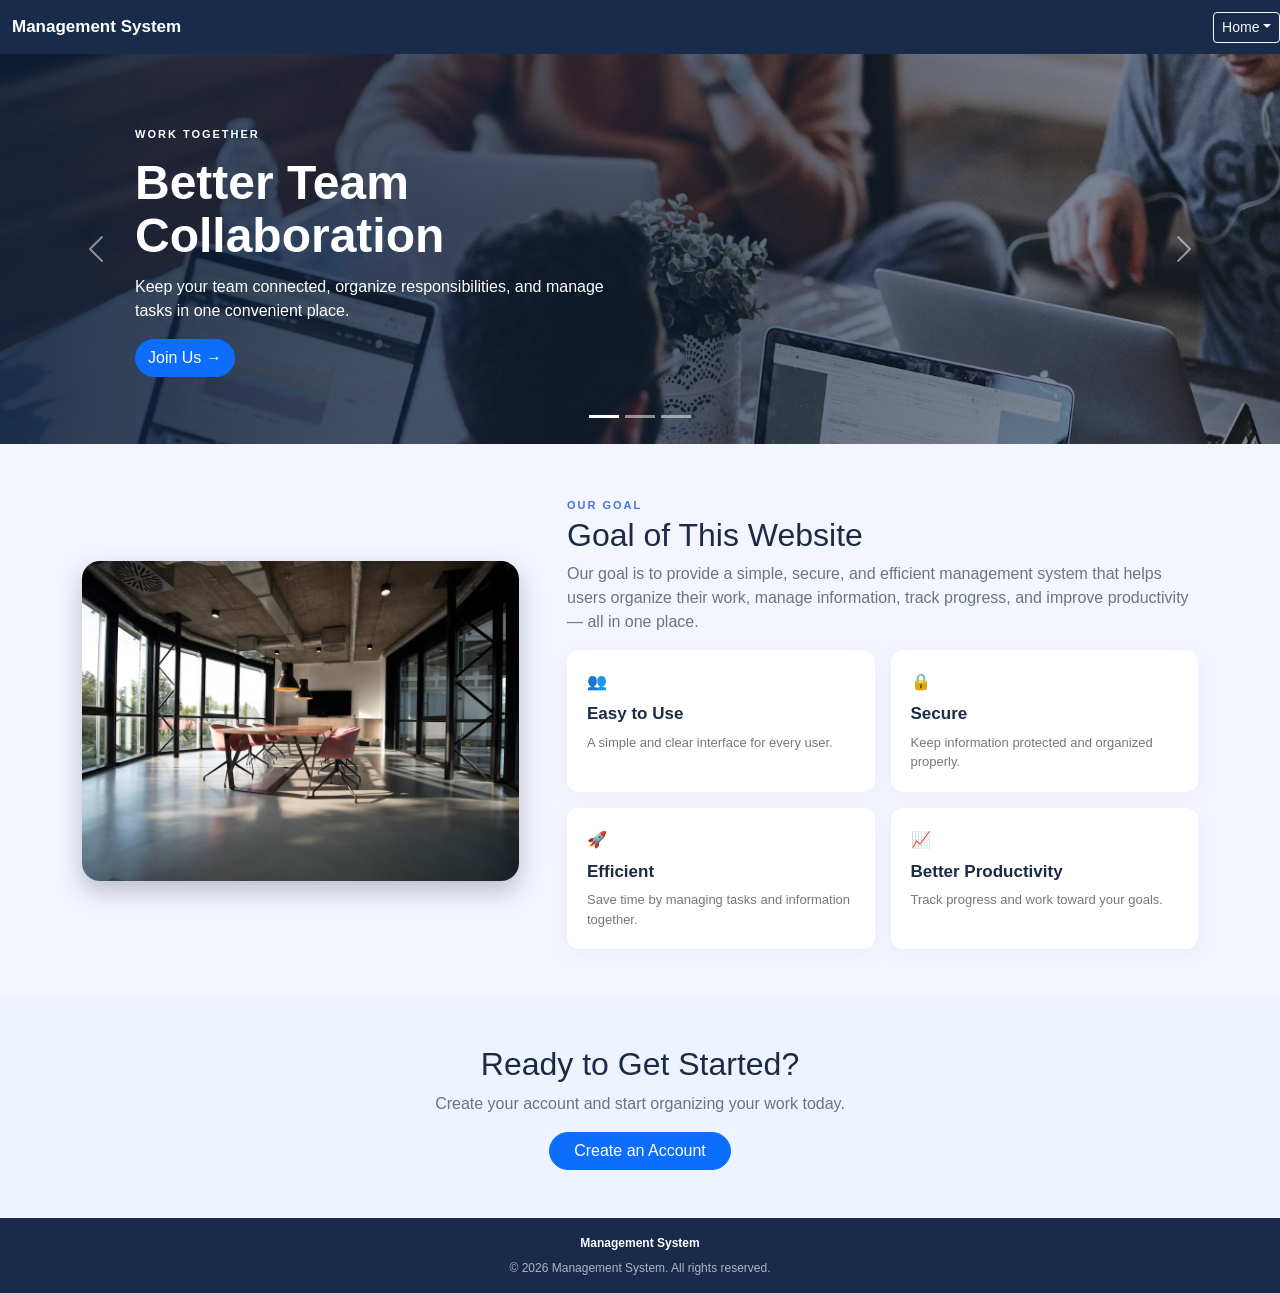
<file: WEB_Task2/index.html>
<!DOCTYPE html>
<html lang="en">
<head>
    <meta charset="UTF-8">
    <meta name="viewport" content="width=device-width, initial-scale=1.0">

    <title>Management System</title>
    <link rel="stylesheet" href="bootstrap-5.3.8-dist/css/bootstrap.min.css">
    <link rel="stylesheet" href="style.css">
</head>
<body>
<nav class="navbar navbar-expand-lg navbar-dark site-nav">
    <div class="container">
        <a class="navbar-brand fw-bold" href="index.html">Management System</a>
        <button class="navbar-toggler" data-bs-toggle="collapse" data-bs-target="#nav"><span
                class="navbar-toggler-icon"></span></button>
    </div>
    <div class="collapse navbar-collapse justify-content-end" id="nav">
        <div class="dropdown">
            <button class="btn btn-sm btn-outline-light dropdown-toggle" data-bs-toggle="dropdown">Home</button>
            <ul class="dropdown-menu dropdown-menu-end">
                <li><a class="dropdown-item" href="login.html">Login</a></li>
                <li><a class="dropdown-item" href="signup.html">Sign Up</a></li>
                <li><a class="dropdown-item" href="courses.html">Courses</a></li>
            </ul>
        </div>
    </div>

</nav>
<div id="hero" class="carousel slide" data-bs-ride="carousel">
    <div class="carousel-indicators">
        <button data-bs-target="#hero" data-bs-slide-to="0" class="active" aria-label="Slide 1"></button>
        <button data-bs-target="#hero" data-bs-slide-to="1" aria-label="Slide 2"></button>
        <button data-bs-target="#hero" data-bs-slide-to="2" aria-label="Slide 3"></button>
    </div>
    <div class="carousel-inner">
        <div class="carousel-item active">
            <div class="hero" style="background-image:url('images/photo-1521737711867-e3b97375f902.avif')">
                <div class="container hero-content"><small>WORK TOGETHER</small>
                    <h1>Better Team<br>Collaboration</h1>
                    <p>Keep your team connected, organize responsibilities, and manage tasks in one convenient
                        place.</p><a class="btn btn-primary rounded-pill" href="signup.html">Join Us →</a></div>
            </div>
        </div>
        <div class="carousel-item">
            <div class="hero" style="background-image:url('images/photo-1454165804606-c3d57bc86b40.avif')">
                <div class="container hero-content"><small>WORK SMARTER</small>
                    <h1>Achieve Your Goals</h1>
                    <p>Track progress, manage information, and improve productivity with a clear and organized
                        workflow.</p><a class="btn btn-primary rounded-pill" href="login.html">Login Now →</a></div>
            </div>
        </div>
        <div class="carousel-item">
            <div class="hero" style="background-image:url('images/photo-1497366754035-f200968a6e72.avif')">
                <div class="container hero-content"><small>STAY ORGANIZED</small>
                    <h1>Manage With Ease</h1>
                    <p>Bring your work and ideas together in one place.</p><a class="btn btn-primary rounded-pill"
                                                                              href="courses.html">Explore →</a></div>
            </div>
        </div>
    </div>
    <button class="carousel-control-prev" data-bs-target="#hero" data-bs-slide="prev"><span
            class="carousel-control-prev-icon"></span></button>
    <button class="carousel-control-next" data-bs-target="#hero" data-bs-slide="next"><span
            class="carousel-control-next-icon"></span></button>
</div>
<main>
    <section class="container py-5">
        <div class="row g-5 align-items-center">
            <div class="col-lg-5"><img class="img-fluid goal-image" src="images/photo-1497366811353-6870744d04b2.avif"
                                       alt="Modern meeting room"></div>
            <div class="col-lg-7"><span class="eyebrow">OUR GOAL</span>
                <h2>Goal of This Website</h2>
                <p class="text-secondary">Our goal is to provide a simple, secure, and efficient management system that
                    helps users organize their work, manage information, track progress, and improve productivity — all
                    in one place.</p>
                <div class="row g-3">
                    <div class="col-sm-6">
                        <div class="feature"><span>👥</span>
                            <h3>Easy to Use</h3>
                            <p>A simple and clear interface for every user.</p></div>
                    </div>
                    <div class="col-sm-6">
                        <div class="feature"><span>🔒</span>
                            <h3>Secure</h3>
                            <p>Keep information protected and organized properly.</p></div>
                    </div>
                    <div class="col-sm-6">
                        <div class="feature"><span>🚀</span>
                            <h3>Efficient</h3>
                            <p>Save time by managing tasks and information together.</p></div>
                    </div>
                    <div class="col-sm-6">
                        <div class="feature"><span>📈</span>
                            <h3>Better Productivity</h3>
                            <p>Track progress and work toward your goals.</p></div>
                    </div>
                </div>
            </div>
        </div>
    </section>
    <section class="cta text-center py-5">
        <div class="container"><h2>Ready to Get Started?</h2>
            <p class="text-secondary">Create your account and start organizing your work today.</p><a
                    class="btn btn-primary rounded-pill px-4" href="signup.html">Create an Account</a></div>
    </section>
</main>
<footer class="site-footer text-center py-3"><strong>Management System</strong>
    <div>&copy; 2026 Management System. All rights reserved.</div>
</footer>

<script src="bootstrap-5.3.8-dist/js/bootstrap.bundle.js"></script>
</body>
</html>
</file>
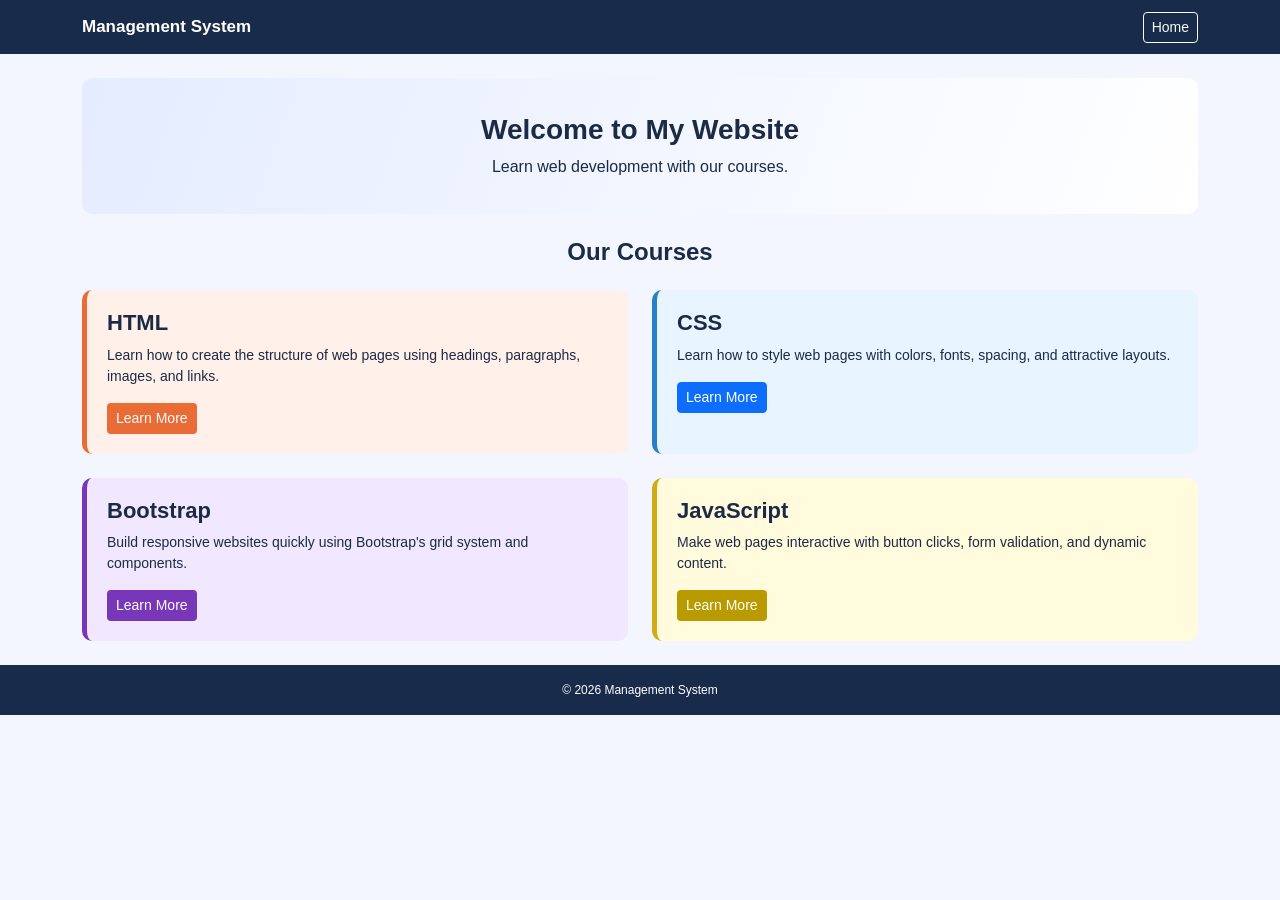
<file: WEB_Task2/courses.html>
<!DOCTYPE html>
<html lang="en">
<head>
    <meta charset="UTF-8">
    <meta name="viewport" content="width=device-width, initial-scale=1.0">

    <title>Course - Management System</title>
    <link rel="stylesheet" href="bootstrap-5.3.8-dist/css/bootstrap.css">
    <link rel="stylesheet" href="style.css">
</head>
<body>
<nav class="navbar navbar-dark site-nav">
    <div class="container"><a class="navbar-brand fw-bold" href="index.html">Management System</a><a
            class="btn btn-outline-light btn-sm" href="index.html">Home</a></div>
</nav>
<main class="container py-4">
    <header class="course-intro text-center mb-4"><h1 class="h3 fw-bold">Welcome to My Website</h1>
        <p class="mb-0">Learn web development with our courses.</p></header>
    <h2 class="h4 text-center fw-bold mb-4">Our Courses</h2>
    <div class="row g-4">
        <div class="col-md-6">
            <article class="course-card course-html"><h3>HTML</h3>
                <p>Learn how to create the structure of web pages using headings, paragraphs, images, and links.</p>
                <button class="btn btn-sm text-white" style="background:#e96b35" data-course="HTML"
                        data-bs-toggle="modal" data-bs-target="#courseModal">Learn More
                </button>
            </article>
        </div>
        <div class="col-md-6">
            <article class="course-card course-css"><h3>CSS</h3>
                <p>Learn how to style web pages with colors, fonts, spacing, and attractive layouts.</p>
                <button class="btn btn-primary btn-sm" data-course="CSS" data-bs-toggle="modal"
                        data-bs-target="#courseModal">Learn More
                </button>
            </article>
        </div>
        <div class="col-md-6">
            <article class="course-card course-bootstrap"><h3>Bootstrap</h3>
                <p>Build responsive websites quickly using Bootstrap's grid system and components.</p>
                <button class="btn btn-sm text-white" style="background:#7837b9" data-course="Bootstrap"
                        data-bs-toggle="modal" data-bs-target="#courseModal">Learn More
                </button>
            </article>
        </div>
        <div class="col-md-6">
            <article class="course-card course-js"><h3>JavaScript</h3>
                <p>Make web pages interactive with button clicks, form validation, and dynamic content.</p>
                <button class="btn btn-sm text-white" style="background:#b99a00" data-course="JavaScript"
                        data-bs-toggle="modal" data-bs-target="#courseModal">Learn More
                </button>
            </article>
        </div>
    </div>
</main>
<div class="modal fade" id="courseModal" tabindex="-1" aria-labelledby="modalTitle" aria-hidden="true">
    <div class="modal-dialog modal-dialog-centered">
        <div class="modal-content">
            <div class="modal-header"><h2 class="modal-title fs-5" id="modalTitle">Course Details</h2>
                <button class="btn-close" data-bs-dismiss="modal" aria-label="Close"></button>
            </div>
            <div class="modal-body" id="modalBody"></div>
            <div class="modal-footer">
                <button class="btn btn-secondary" data-bs-dismiss="modal">Close</button>
            </div>
        </div>
    </div>
</div>
<footer class="site-footer text-center py-3">&copy; 2026 Management System</footer>
<script src="bootstrap-5.3.8-dist/js/bootstrap.bundle.js"></script>
<script src="script.js"></script>
</body>
</html>
</file>
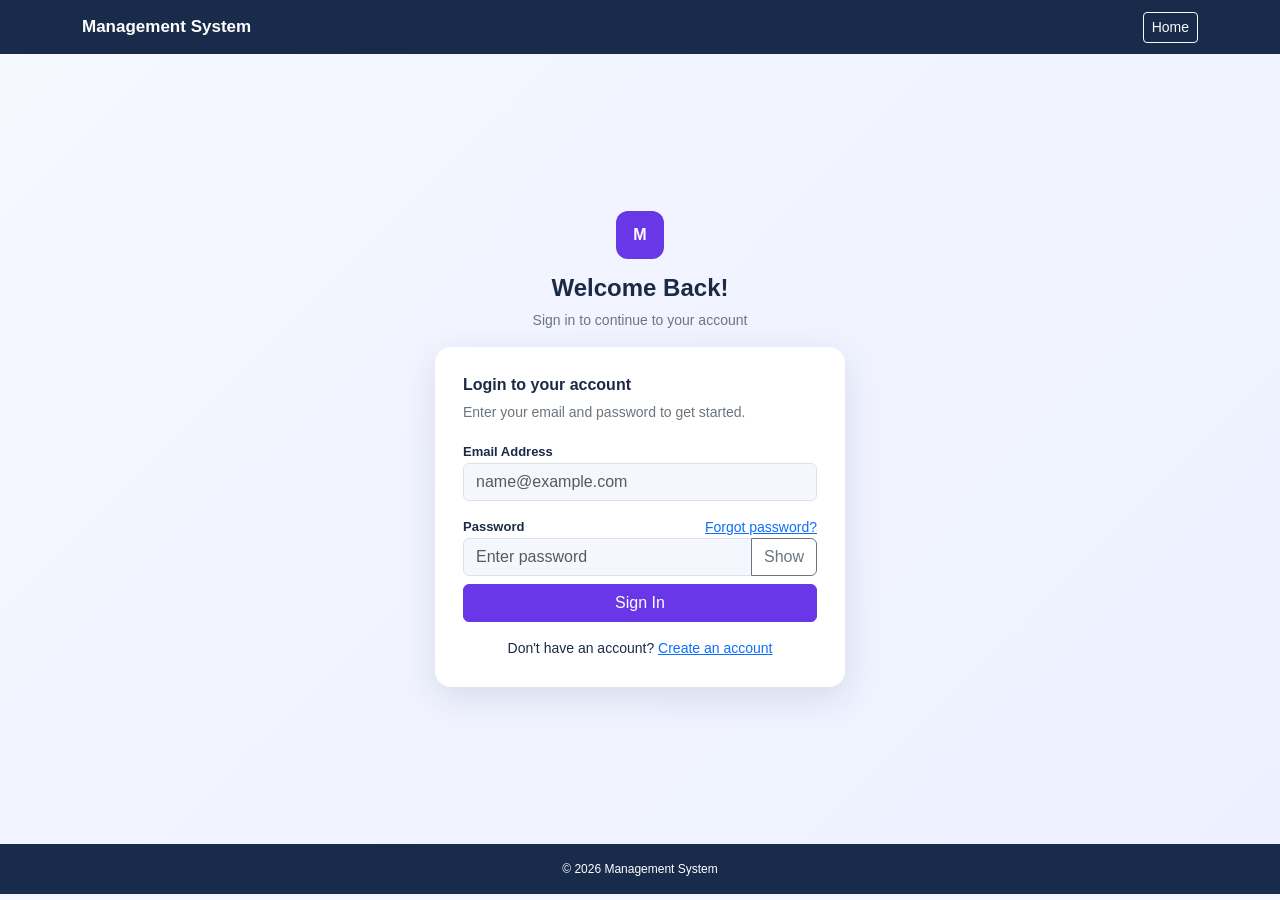
<file: WEB_Task2/login.html>
<!DOCTYPE html>
<html lang="en">
<head>
    <meta charset="UTF-8">
    <meta name="viewport" content="width=device-width, initial-scale=1.0">
    <title>Login - Management System</title>
    <link rel="stylesheet" href="bootstrap-5.3.8-dist/css/bootstrap.min.css">
    <link rel="stylesheet" href="style.css">
</head>
<body>
<nav class="navbar navbar-dark site-nav">
    <div class="container"><a class="navbar-brand fw-bold" href="index.html">Management System</a><a
            class="btn btn-outline-light btn-sm" href="index.html">Home</a></div>
</nav>
<main class="auth-wrap">
    <div class="text-center w-100">
        <div class="auth-logo">M</div>
        <h1 class="h4 fw-bold">Welcome Back!</h1>
        <p class="text-secondary small">Sign in to continue to your account</p>
        <form class="auth-card text-start mx-auto" id="loginForm"><h2 class="h6 fw-bold">Login to your account</h2>
            <p class="text-secondary small">Enter your email and password to get started.</p><label for="email">Email
                Address</label><input class="form-control mb-3" type="email" id="email" placeholder="name@example.com"
                                      required>
            <div class="d-flex justify-content-between"><label for="password">Password</label><a class="small" href="#"
                                                                                                 id="forgot">Forgot
                password?</a></div>
            <div class="input-group"><input class="form-control" type="password" id="password"
                                            placeholder="Enter password" required>
                <button class="btn btn-outline-secondary" type="button" id="togglePassword">Show</button>
            </div>
            <button class="btn btn-primary w-100 mt-2" type="submit">Sign In</button>
            <div id="message" class="small mt-3" role="status"></div>
            <p class="small text-center mt-3 mb-0">Don't have an account? <a href="signup.html">Create an account</a>
            </p></form>
    </div>
</main>
<footer class="site-footer text-center py-3">&copy; 2026 Management System</footer>
<script src="script.js"></script>
</body>
</html>
</file>
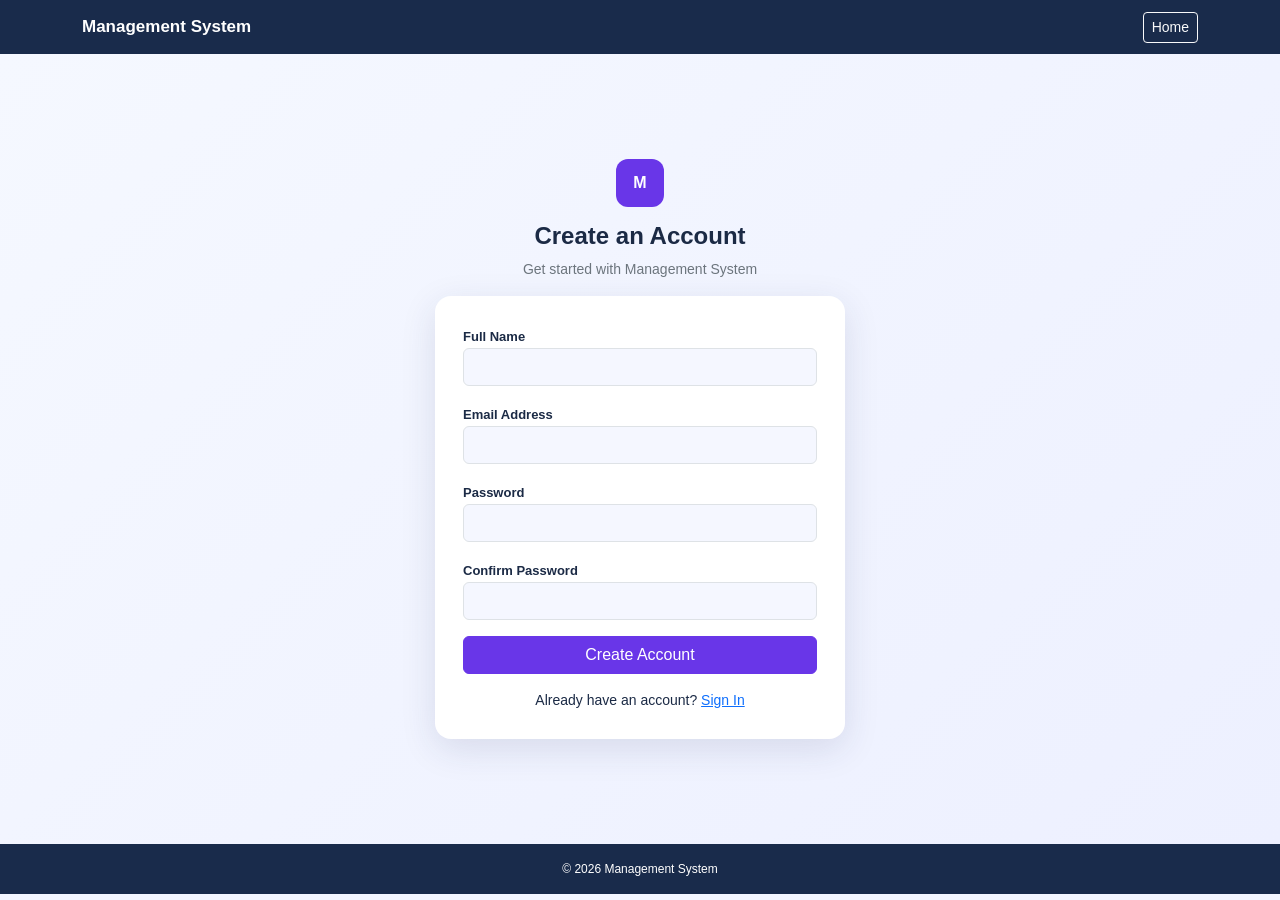
<file: WEB_Task2/signup.html>
<!DOCTYPE html>
<html lang="en">
<head>
    <meta charset="UTF-8">
    <meta name="viewport" content="width=device-width, initial-scale=1.0">
    <title>Sign Up - Management System</title>
    <link rel="stylesheet" href="bootstrap-5.3.8-dist/css/bootstrap.min.css">
    <link rel="stylesheet" href="style.css">
</head>
<body>
<nav class="navbar navbar-dark site-nav">
    <div class="container"><a class="navbar-brand fw-bold" href="index.html">Management System</a><a href="index.html"
                                                                                                     class="btn btn-sm btn-outline-light">Home</a>
    </div>
</nav>
<main class="auth-wrap">
    <div class="w-100">
        <div class="auth-logo">M</div>
        <h1 class="h4 text-center fw-bold">Create an Account</h1>
        <p class="text-center text-secondary small">Get started with Management System</p>
        <form class="auth-card mx-auto" id="signupForm"><label for="name">Full Name</label><input id="name"
                                                                                                  class="form-control mb-3"
                                                                                                  required><label
                for="email">Email Address</label><input id="email" type="email" class="form-control mb-3"
                                                        required><label for="password">Password</label><input
                id="password" type="password" minlength="6" class="form-control mb-3" required><label for="confirm">Confirm
            Password</label><input id="confirm" type="password" minlength="6" class="form-control mb-3" required>
            <button class="btn btn-primary w-100" type="submit">Create Account</button>
            <div id="message" class="small mt-3" role="status"></div>
            <p class="text-center small mt-3 mb-0">Already have an account? <a href="login.html">Sign In</a></p></form>
    </div>
</main>
<footer class="site-footer text-center py-3">&copy; 2026 Management System</footer>
<script src="script.js"></script>
</body>
</html>
</file>
<file: WEB_Task2/style.css>
:root {
    --navy: #192b4b;
    --purple: #6936e8
}

body {
    background: #f3f6ff;
    color: #1b2a45;
    font-family: Arial, Helvetica, sans-serif
}

.site-nav, .site-footer {
    background: var(--navy)
}

.site-nav {
    min-height: 54px
}

.navbar-brand {
    font-size: 17px
}

.hero {
    height: 390px;
    background-position: center;
    background-size: cover;
    position: relative;
    display: flex;
    align-items: center;
    color: white
}

.hero:before {
    content: "";
    position: absolute;
    inset: 0;
    background: linear-gradient(90deg, rgba(12, 29, 58, .85), rgba(12, 29, 58, .28))
}

.hero-content {
    position: relative;
    padding-left: 65px
}

.hero h1 {
    font-weight: 800;
    font-size: clamp(30px, 4vw, 48px);
    line-height: 1.1;
    margin: 12px 0
}

.hero p {
    max-width: 480px
}

.hero small, .eyebrow {
    letter-spacing: 2px;
    font-weight: 700;
    font-size: 11px
}

.eyebrow {
    color: #4b70e8
}

.goal-image {
    border-radius: 18px;
    width: 100%;
    height: 320px;
    object-fit: cover;
    box-shadow: 0 10px 25px #2234
}

.feature {
    height: 100%;
    background: #fff;
    border-radius: 12px;
    padding: 20px;
    box-shadow: 0 5px 22px #2030600b
}

.feature h3 {
    font-size: 17px;
    font-weight: 700;
    margin-top: 10px
}

.feature p {
    color: #777;
    font-size: 13px;
    margin: 0
}

.cta {
    background: #edf3ff
}

.site-footer {
    color: #fff;
    font-size: 12px
}

.site-footer div {
    opacity: .65;
    margin-top: 7px
}

.auth-wrap {
    min-height: calc(100vh - 110px);
    display: flex;
    align-items: center;
    justify-content: center;
    padding: 40px 15px;
    background: linear-gradient(135deg, #f5f8ff, #edf0ff)
}

.auth-card {
    background: white;
    width: min(100%, 410px);
    padding: 28px;
    border-radius: 16px;
    box-shadow: 0 10px 35px #2a306020
}

.auth-logo {
    width: 48px;
    height: 48px;
    border-radius: 12px;
    background: var(--purple);
    color: white;
    display: grid;
    place-items: center;
    font-weight: bold;
    margin: 0 auto 15px
}

.auth-card h1 {
    font-size: 23px;
    font-weight: 750
}

.auth-card label {
    font-size: 13px;
    font-weight: bold
}

.auth-card .form-control {
    background: #f5f7ff
}

.auth-card .btn-primary {
    background: var(--purple);
    border-color: var(--purple)
}

.course-intro {
    background: linear-gradient(110deg, #e4ecff, #fff);
    padding: 35px 15px;
    border-radius: 10px
}

.course-card {
    border-radius: 10px;
    padding: 20px;
    height: 100%;
    border-left: 5px solid
}

.course-card h3 {
    font-size: 22px;
    font-weight: bold
}

.course-card p {
    font-size: 14px
}

.course-html {
    background: #fff0e9;
    border-color: #e96b35
}

.course-css {
    background: #e8f4ff;
    border-color: #2780c5
}

.course-bootstrap {
    background: #f1e8ff;
    border-color: #7837b9
}

.course-js {
    background: #fffbdc;
    border-color: #d0ac16
}

@media (max-width: 576px) {
    .hero {
        height: 360px
    }

    .hero-content {
        padding-left: 40px;
        padding-right: 40px
    }

    .goal-image {
        height: 240px
    }
}
</file>
